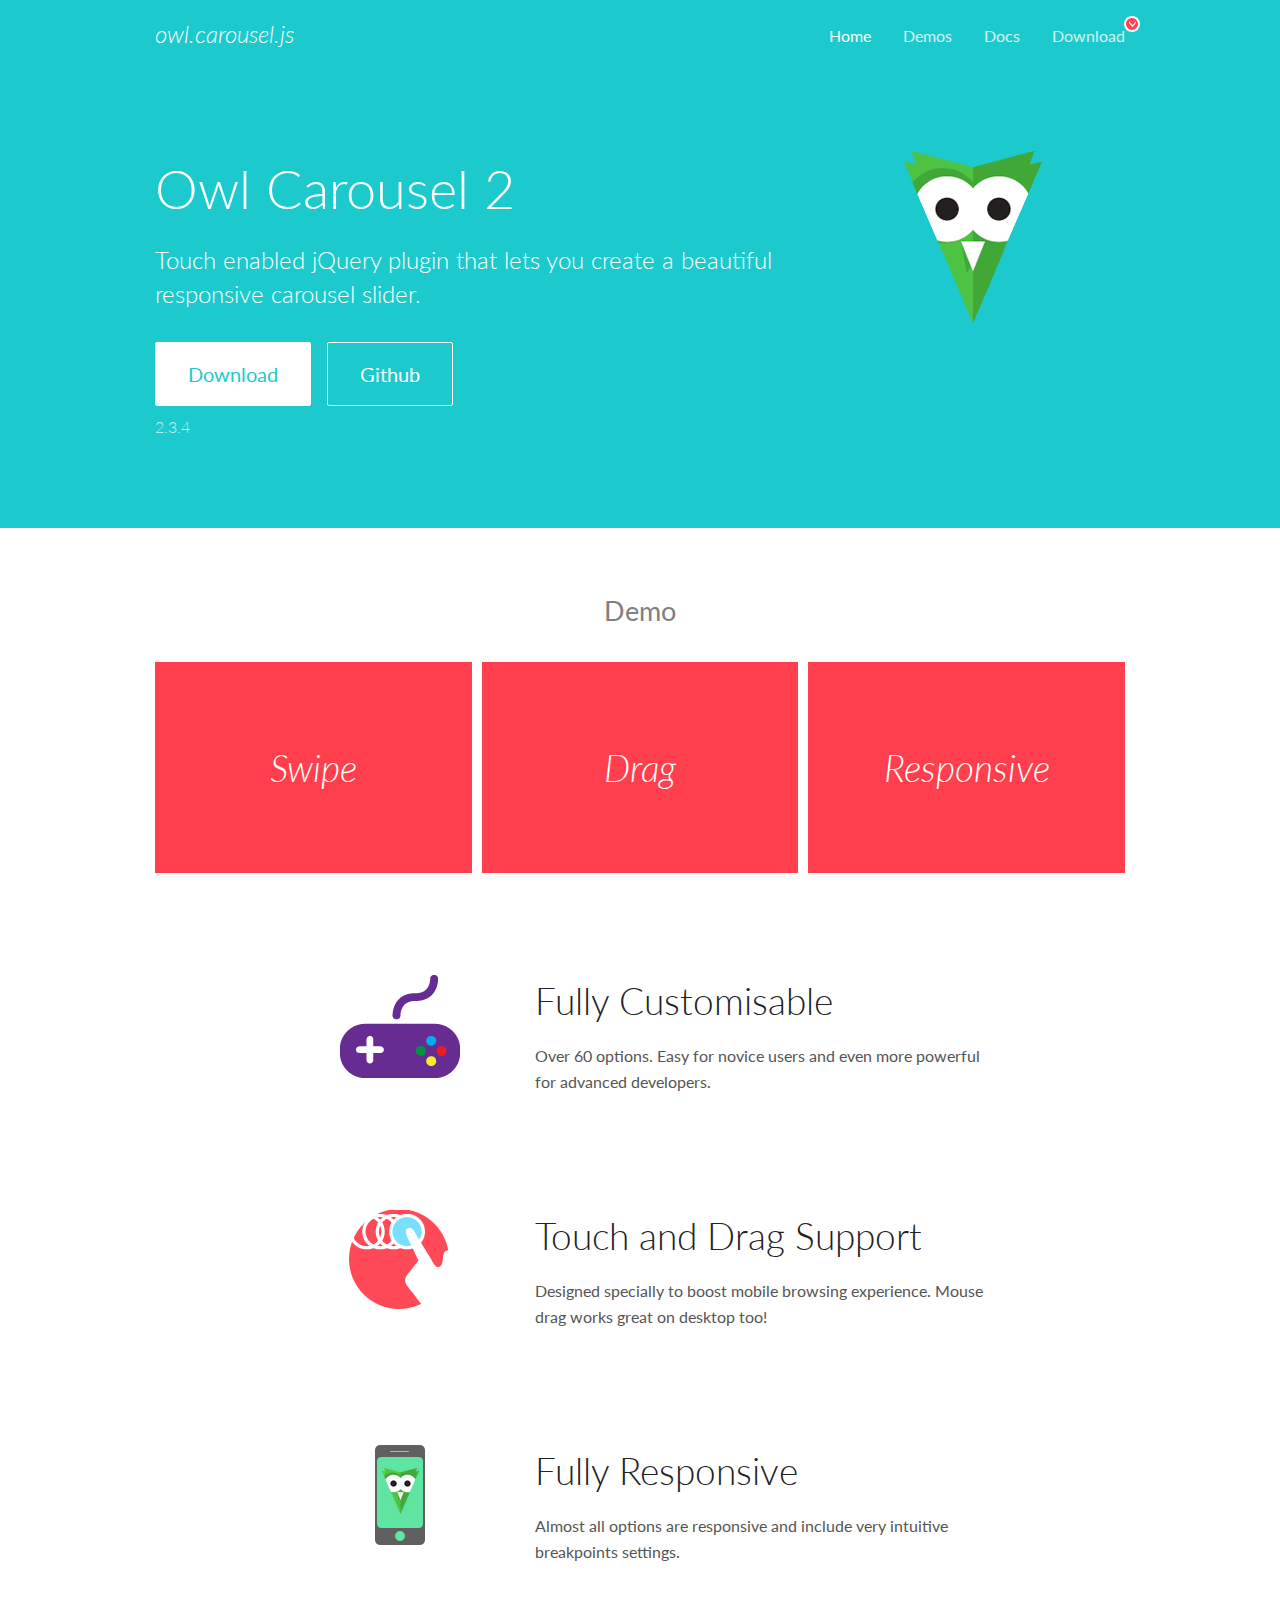
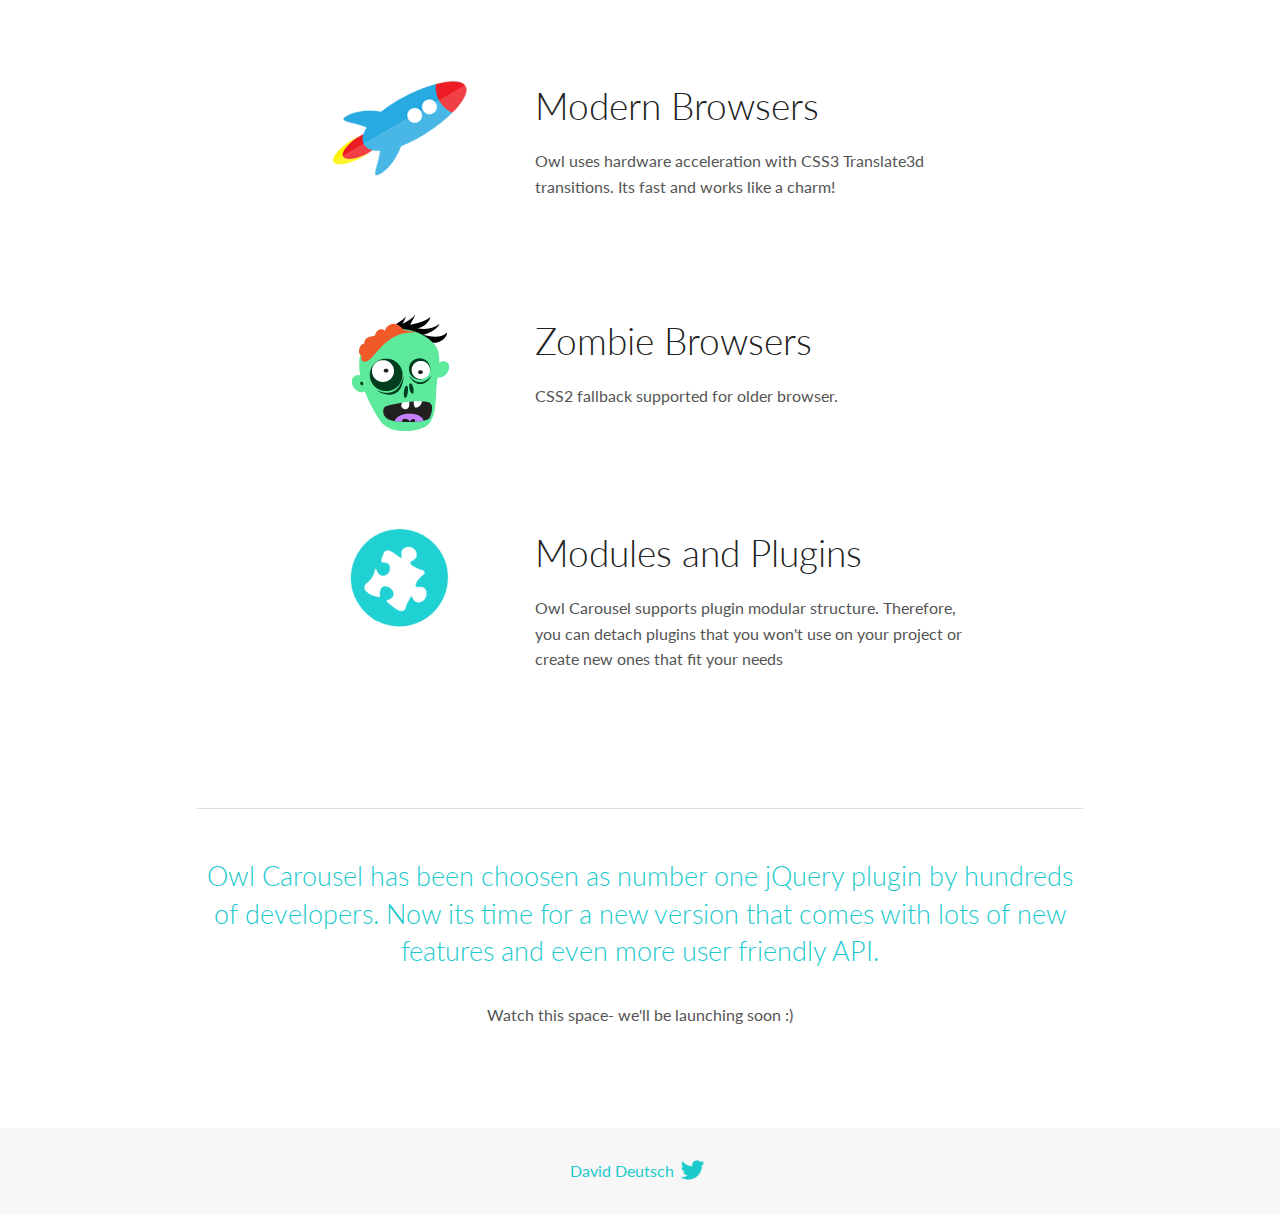
<file: OwlCarousel/docs/index.html>
<!DOCTYPE html>
<html lang="en">
  <head>

    <!-- head -->
    <meta charset="utf-8">
    <meta name="msapplication-tap-highlight" content="no" />
    <meta name="viewport" content="width=device-width, initial-scale=1.0" />
    <meta name="description" content="Touch enabled jQuery plugin that lets you create beautiful responsive carousel slider.">
    <meta name="author" content="David Deutsch">
    <title>
      Home | Owl Carousel | 2.3.4
    </title>

    <!-- Stylesheets -->
    <link href='https://fonts.googleapis.com/css?family=Lato:300,400,700,400italic,300italic' rel='stylesheet' type='text/css'>
    <link rel="stylesheet" href="assets/css/docs.theme.min.css">

    <!-- Owl Stylesheets -->
    <link rel="stylesheet" href="assets/owlcarousel/assets/owl.carousel.min.css">
    <link rel="stylesheet" href="assets/owlcarousel/assets/owl.theme.default.min.css">

    <!-- HTML5 shim and Respond.js IE8 support of HTML5 elements and media queries -->

    <!--[if lt IE 9]>
      <script src="https://oss.maxcdn.com/libs/html5shiv/3.7.0/html5shiv.js"></script>
      <script src="https://oss.maxcdn.com/libs/respond.js/1.3.0/respond.min.js"></script>
    <![endif]-->

    <!-- Favicons -->
    <link rel="apple-touch-icon-precomposed" sizes="144x144" href="assets/ico/apple-touch-icon-144-precomposed.png">
    <link rel="shortcut icon" href="assets/ico/favicon.png">
    <link rel="shortcut icon" href="favicon.ico">

    <!-- Yeah i know js should not be in header. Its required for demos.-->

    <!-- javascript -->
    <script src="assets/vendors/jquery.min.js"></script>
    <script src="assets/owlcarousel/owl.carousel.js"></script>
  </head>
  <body>

    <!-- header -->
    <header class="header">
      <div class="row">
        <div class="large-12 columns">
          <div class="brand left">
            <h3>
              <a href="/OwlCarousel2/">owl.carousel.js</a> 
            </h3>
          </div>
          <a id="toggle-nav" class="right">
            <span></span> <span></span> <span></span> 
          </a> 
          <div class="nav-bar">
            <ul class="clearfix">
              <li class="active">
                <a href="/OwlCarousel2/index.html">Home</a> 
              </li>
              <li> <a href="/OwlCarousel2/demos/demos.html">Demos</a>  </li>
              <li> <a href="/OwlCarousel2/docs/started-welcome.html">Docs</a>  </li>
              <li>
                <a href="https://github.com/OwlCarousel2/OwlCarousel2/archive/2.3.4.zip">Download</a> 
                <span class="download"></span> 
              </li>
            </ul>
          </div>
        </div>
      </div>
    </header>

    <!-- home panel -->
    <section id="hero">
      <div class="row">
        <div class="large-8 medium-8 columns">
          <h1>Owl Carousel 2</h1>
          <h4>Touch enabled jQuery plugin that lets you create a beautiful responsive carousel slider.</h4>
          <a href="https://github.com/OwlCarousel2/OwlCarousel2/archive/2.3.4.zip" class="hero-button">Download</a> 
          <a href="https://github.com/OwlCarousel2/OwlCarousel2" class="hero-button outline">Github</a> 
          <p>2.3.4</p>
        </div>
        <div class="large-4 medium-4 columns">
          <img class="owl-logo" src="assets/img/owl-logo.png" alt="mr. Owl">
        </div>
      </div>
    </section>

    <!-- body -->
    <div class="home-demo">
      <div class="row">
        <div class="large-12 columns">
          <h3>Demo</h3>
          <div class="owl-carousel">
            <div class="item">
              <h2>Swipe</h2>
            </div>
            <div class="item">
              <h2>Drag</h2>
            </div>
            <div class="item">
              <h2>Responsive</h2>
            </div>
            <div class="item">
              <h2>CSS3</h2>
            </div>
            <div class="item">
              <h2>Fast</h2>
            </div>
            <div class="item">
              <h2>Easy</h2>
            </div>
            <div class="item">
              <h2>Free</h2>
            </div>
            <div class="item">
              <h2>Upgradable</h2>
            </div>
            <div class="item">
              <h2>Tons of options</h2>
            </div>
            <div class="item">
              <h2>Infinity</h2>
            </div>
            <div class="item">
              <h2>Auto Width</h2>
            </div>
          </div>
        </div>
      </div>
    </div>
    <script>
      var owl = $('.owl-carousel');
      owl.owlCarousel({
        margin: 10,
        loop: true,
        responsive: {
          0: {
            items: 1
          },
          600: {
            items: 2
          },
          1000: {
            items: 3
          }
        }
      })
    </script>

    <!-- features -->
    <div id="features">
      <div class="row">
        <div class="small-12 medium-9 small-centered columns">
          <section class="row feature">
            <div class="medium-4 small-12 columns">
              <img src="assets/img/feature-options.png" alt="">
            </div>
            <div class="medium-8 small-12 columns">
              <h2>Fully Customisable</h2>
              <p>Over 60 options. Easy for novice users and even more powerful for advanced developers.</p>
            </div>
          </section>
          <section class="row feature">
            <div class="medium-4 small-12 columns">
              <img src="assets/img/feature-drag.png" alt="">
            </div>
            <div class="medium-8 small-12 columns">
              <h2>Touch and Drag Support</h2>
              <p>Designed specially to boost mobile browsing experience. Mouse drag works great on desktop too!</p>
            </div>
          </section>
          <section class="row feature">
            <div class="medium-4 small-12 columns">
              <img src="assets/img/feature-responsive.png" alt="">
            </div>
            <div class="medium-8 small-12 columns">
              <h2>Fully Responsive</h2>
              <p>Almost all options are responsive and include very intuitive breakpoints settings.</p>
            </div>
          </section>
          <section class="row feature">
            <div class="medium-4 small-12 columns">
              <img src="assets/img/feature-modern.png" alt="">
            </div>
            <div class="medium-8 small-12 columns">
              <h2>Modern Browsers</h2>
              <p>Owl uses hardware acceleration with CSS3 Translate3d transitions. Its fast and works like a charm! </p>
            </div>
          </section>
          <section class="row feature">
            <div class="medium-4 small-12 columns">
              <img src="assets/img/feature-zombie.png" alt="">
            </div>
            <div class="medium-8 small-12 columns">
              <h2>Zombie Browsers</h2>
              <p>CSS2 fallback supported for older browser.</p>
            </div>
          </section>
          <section class="row feature">
            <div class="medium-4 small-12 columns">
              <img src="assets/img/feature-module.png" alt="">
            </div>
            <div class="medium-8 small-12 columns">
              <h2>Modules and Plugins</h2>
              <p>Owl Carousel supports plugin modular structure. Therefore, you can detach plugins that you won&#x27;t use on your project or create new ones that fit your needs</p>
            </div>
          </section>
        </div>
      </div>
    </div>

    <!-- footer -->
    <section id="teaser-text">
      <div class="row">
        <div class="small-12 medium-11 small-centered columns">
          <hr>
          <h3 id="owl-carousel-has-been-choosen-as-number-one-jquery-plugin-by-hundreds-of-developers-now-its-time-for-a-new-version-that-comes-with-lots-of-new-features-and-even-more-user-friendly-api-">Owl Carousel has been choosen as number one jQuery plugin by hundreds of developers. Now its time for a new version that comes with lots of new features and even more user friendly API.</h3>
          <p>Watch this space- we&#39;ll be launching soon :)</p>
        </div>
      </div>
    </section>

    <!-- footer -->
    <footer class="footer">
      <div class="row">
        <div class="large-12 columns">
          <h5>
            <a href="/OwlCarousel2/docs/support-contact.html">David Deutsch</a> 
            <a id="custom-tweet-button" href="https://twitter.com/share?url=https://github.com/OwlCarousel2/OwlCarousel2&text=Owl Carousel - This is so awesome! " target="_blank"></a> 
          </h5>
        </div>
      </div>
    </footer>

    <!-- vendors -->
    <script src="assets/vendors/highlight.js"></script>
    <script src="assets/js/app.js"></script>
  </body>
</html>
</file>
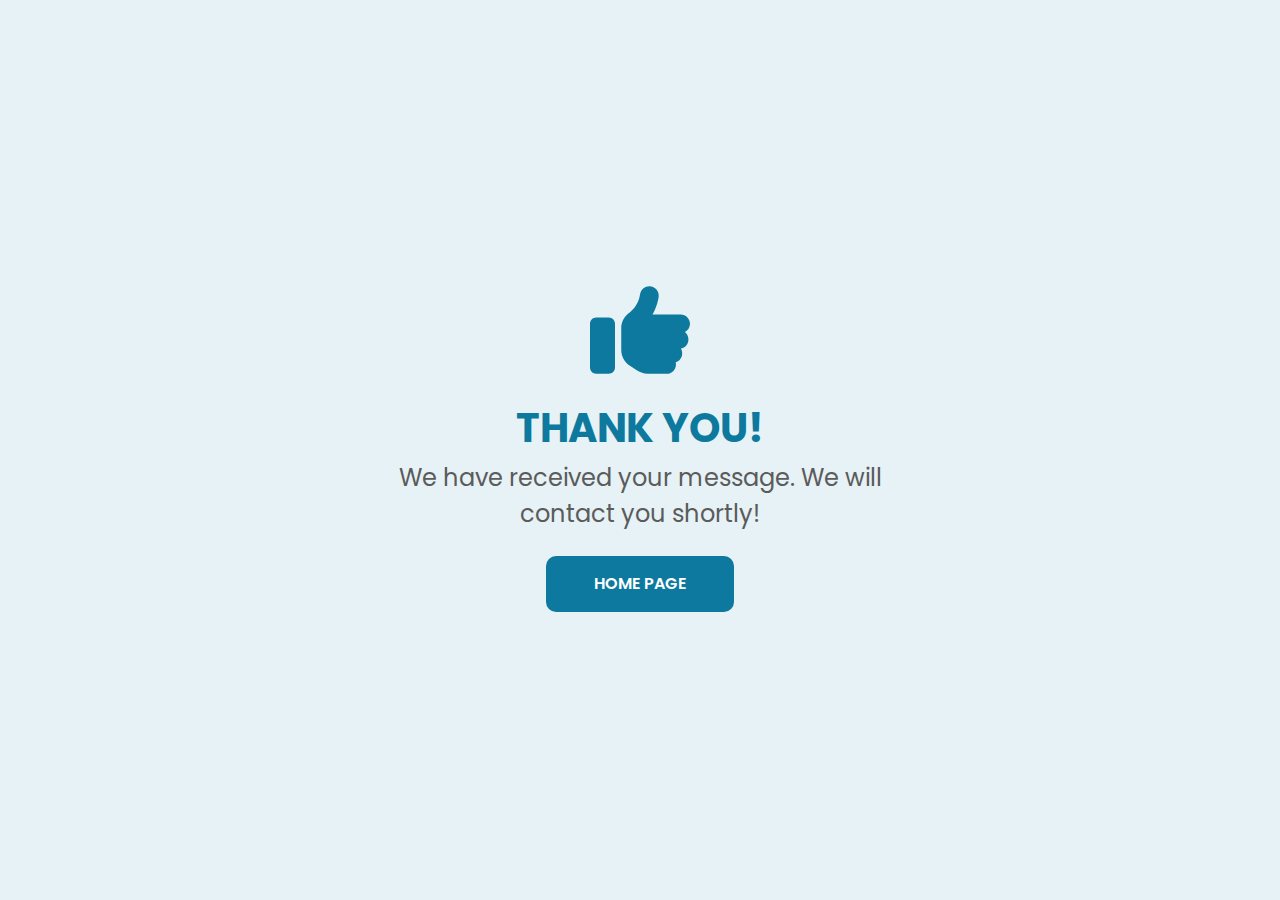
<file: thanks.html>
<!DOCTYPE html>
<html lang="en">

<head>
    <meta charset="UTF-8">
    <meta http-equiv="X-UA-Compatible" content="IE=edge">
    <meta name="viewport" content="width=device-width, initial-scale=1.0">
    <title>Spiral Tech</title>
    <!-- link bootstrape css  -->
    <link rel="stylesheet" href="css/bootstrap.min.css">
    <!-- link font-awsome css file  -->
    <link rel="stylesheet" href="css/all.css">
    <!-- link animate css file  -->
    <link rel="stylesheet" href="css/animate.min.css">
    <!-- link aos css file  -->
    <link rel="stylesheet" href="css/aos.css">
    <!-- Owl Carousel css file-->
    <link rel="stylesheet" href="./OwlCarousel/dist/assets/owl.carousel.min.css">
    <link rel="stylesheet" href="./OwlCarousel/dist/assets/owl.theme.default.min.css">
    <!-- custom css file -->
    <link rel="stylesheet" href="css/style.css">
    <!-- link favicon  -->
    <link rel="shortcut icon" href="./logos/favicon_green.svg" type="image/x-icon">
</head>

<body>

    <div class="bg-cyan" style="width: 100%; height: 100vh; position: relative;">
        <div class="thank-you" style="width: 500px; height: auto; display: flex; flex-direction: column; justify-content: center; align-items: center; position: absolute; top: 50%; left: 50%; transform: translate(-50%, -50%); z-index: 10;">
            <img src="./images/thumbs-up-solid.svg" style="width: 100px; height: 100px;" class="mb-4" alt="">
            <h1 class="poppins-bold font-40px text-light-blue text-center">THANK YOU!</h1>
            <p class="poppins-regular font-24px text-black text-center">We have received your message. We will contact you shortly!</p>
            <a href="./index.html">
                <button class="btn-type-2 text-white px-5 py-3 my-2">HOME PAGE</button>
            </a>
        </div>
    </div>




    <!-- CUSTOM JS FILE -->
    <script src="./js/index.js"></script>
    <!-- link jqurey file  -->
    <script src="js/jquery-3.5.1.min.js"></script>
    <!-- link bootstrape file  -->
    <script src="js/bootstrap.min.js"></script>
    <!-- link aos js file  -->
    <script src="js/aos.js"></script>
    <!-- link all js file  -->
    <script src="js/all.js"></script>
    <!-- link waypoint file  -->
    <script src="js/waypoint.js"></script>
    <!-- owl carousel js file -->
    <script src="./OwlCarousel/dist/owl.carousel.min.js"></script>


</body>

</html>
</file>
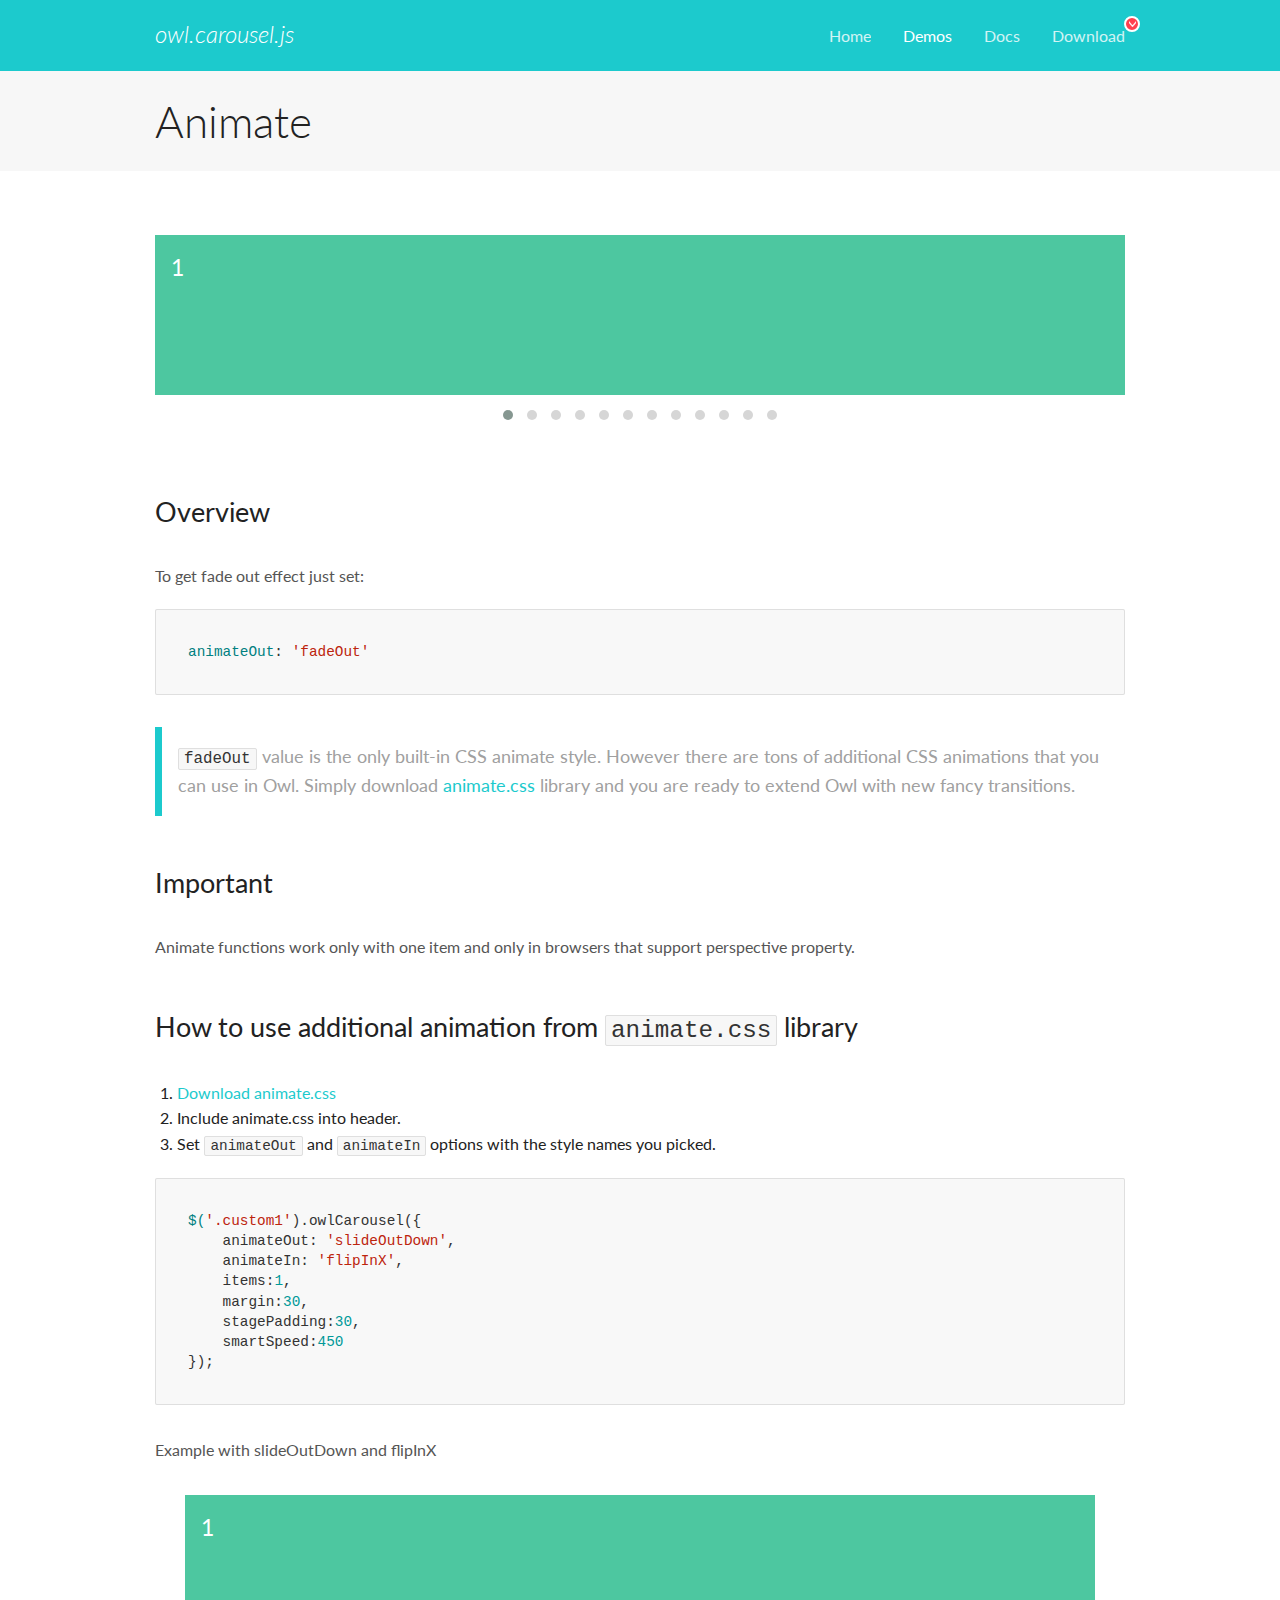
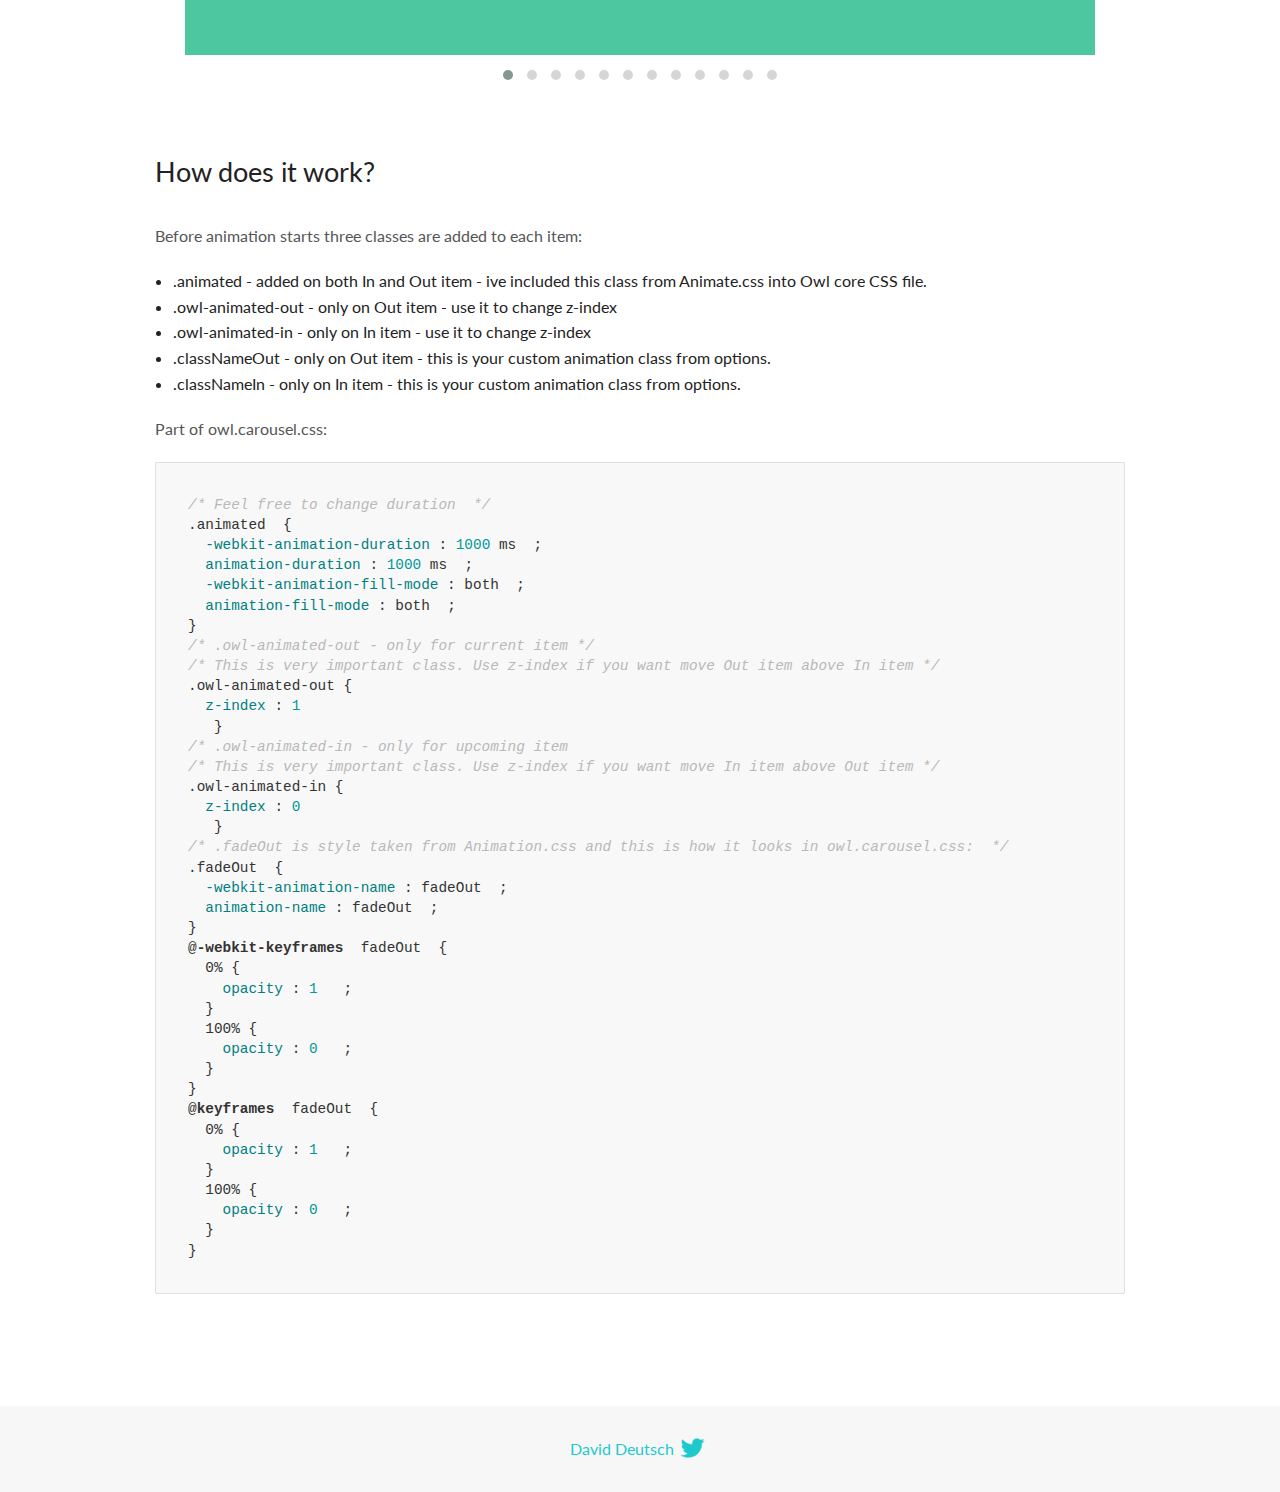
<file: OwlCarousel/docs/demos/animate.html>
<!DOCTYPE html>
<html lang="en">
  <head>

    <!-- head -->
    <meta charset="utf-8">
    <meta name="msapplication-tap-highlight" content="no" />
    <meta name="viewport" content="width=device-width, initial-scale=1.0" />
    <meta name="description" content="Animate carousel">
    <meta name="author" content="David Deutsch">
    <title>
      Animate Demo | Owl Carousel | 2.3.4
    </title>

    <!-- Stylesheets -->
    <link href='https://fonts.googleapis.com/css?family=Lato:300,400,700,400italic,300italic' rel='stylesheet' type='text/css'>
    <link rel="stylesheet" href="../assets/css/docs.theme.min.css">

    <!-- Owl Stylesheets -->
    <link rel="stylesheet" href="../assets/owlcarousel/assets/owl.carousel.min.css">
    <link rel="stylesheet" href="../assets/owlcarousel/assets/owl.theme.default.min.css">

    <!-- HTML5 shim and Respond.js IE8 support of HTML5 elements and media queries -->

    <!--[if lt IE 9]>
      <script src="https://oss.maxcdn.com/libs/html5shiv/3.7.0/html5shiv.js"></script>
      <script src="https://oss.maxcdn.com/libs/respond.js/1.3.0/respond.min.js"></script>
    <![endif]-->

    <!-- Favicons -->
    <link rel="apple-touch-icon-precomposed" sizes="144x144" href="../assets/ico/apple-touch-icon-144-precomposed.png">
    <link rel="shortcut icon" href="../assets/ico/favicon.png">
    <link rel="shortcut icon" href="favicon.ico">

    <!-- Yeah i know js should not be in header. Its required for demos.-->

    <!-- javascript -->
    <script src="../assets/vendors/jquery.min.js"></script>
    <script src="../assets/owlcarousel/owl.carousel.js"></script>
  </head>
  <body>

    <!-- header -->
    <header class="header">
      <div class="row">
        <div class="large-12 columns">
          <div class="brand left">
            <h3>
              <a href="/OwlCarousel2/">owl.carousel.js</a> 
            </h3>
          </div>
          <a id="toggle-nav" class="right">
            <span></span> <span></span> <span></span> 
          </a> 
          <div class="nav-bar">
            <ul class="clearfix">
              <li> <a href="/OwlCarousel2/index.html">Home</a>  </li>
              <li class="active">
                <a href="/OwlCarousel2/demos/demos.html">Demos</a> 
              </li>
              <li> <a href="/OwlCarousel2/docs/started-welcome.html">Docs</a>  </li>
              <li>
                <a href="https://github.com/OwlCarousel2/OwlCarousel2/archive/2.3.4.zip">Download</a> 
                <span class="download"></span> 
              </li>
            </ul>
          </div>
        </div>
      </div>
    </header>

    <!-- title -->
    <section class="title">
      <div class="row">
        <div class="large-12 columns">
          <h1>Animate</h1>
        </div>
      </div>
    </section>

    <!--  Demos -->
    <section id="demos">
      <div class="row">
        <div class="large-12 columns">
          <div class="fadeOut owl-carousel owl-theme">
            <div class="item">
              <h4>1</h4>
            </div>
            <div class="item">
              <h4>2</h4>
            </div>
            <div class="item">
              <h4>3</h4>
            </div>
            <div class="item">
              <h4>4</h4>
            </div>
            <div class="item">
              <h4>5</h4>
            </div>
            <div class="item">
              <h4>6</h4>
            </div>
            <div class="item">
              <h4>7</h4>
            </div>
            <div class="item">
              <h4>8</h4>
            </div>
            <div class="item">
              <h4>9</h4>
            </div>
            <div class="item">
              <h4>10</h4>
            </div>
            <div class="item">
              <h4>11</h4>
            </div>
            <div class="item">
              <h4>12</h4>
            </div>
          </div>
          <h3 id="overview">Overview</h3>
          <p>To get fade out effect just set:</p>
          <pre><code>animateOut: &#39;fadeOut&#39;</code></pre>
          <blockquote>
            <p><code>fadeOut</code> value is the only built-in CSS animate style. However there are tons of additional CSS animations that you can use in Owl. Simply download
              <a href="https://daneden.github.io/animate.css/">animate.css</a>  library and you are ready to extend Owl with new fancy transitions.</p>
          </blockquote>
          <h3 id="important">Important</h3>
          <p>Animate functions work only with one item and only in browsers that support perspective property.</p>
          <h3 id="how-to-use-additional-animation-from-animate-css-library">How to use additional animation from <code>animate.css</code> library</h3>
          <ol>
            <li> <a href="https://daneden.github.io/animate.css/">Download animate.css</a>  </li>
            <li>Include animate.css into header.</li>
            <li>Set <code>animateOut</code> and <code>animateIn</code> options with the style names you picked.</li>
          </ol>
          <pre><code>$(&#39;.custom1&#39;).owlCarousel({
    animateOut: &#39;slideOutDown&#39;,
    animateIn: &#39;flipInX&#39;,
    items:1,
    margin:30,
    stagePadding:30,
    smartSpeed:450
});</code></pre>
          <p>Example with slideOutDown and flipInX</p>
          <div class="custom1 owl-carousel owl-theme">
            <div class="item">
              <h4>1</h4>
            </div>
            <div class="item">
              <h4>2</h4>
            </div>
            <div class="item">
              <h4>3</h4>
            </div>
            <div class="item">
              <h4>4</h4>
            </div>
            <div class="item">
              <h4>5</h4>
            </div>
            <div class="item">
              <h4>6</h4>
            </div>
            <div class="item">
              <h4>7</h4>
            </div>
            <div class="item">
              <h4>8</h4>
            </div>
            <div class="item">
              <h4>9</h4>
            </div>
            <div class="item">
              <h4>10</h4>
            </div>
            <div class="item">
              <h4>11</h4>
            </div>
            <div class="item">
              <h4>12</h4>
            </div>
          </div>
          <h3 id="how-does-it-work-">How does it work?</h3>
          <p>Before animation starts three classes are added to each item:</p>
          <ul>
            <li>.animated - added on both In and Out item - ive included this class from Animate.css into Owl core CSS file.</li>
            <li>.owl-animated-out - only on Out item - use it to change z-index</li>
            <li>.owl-animated-in - only on In item - use it to change z-index</li>
            <li>.classNameOut - only on Out item - this is your custom animation class from options.</li>
            <li>.classNameIn - only on In item - this is your custom animation class from options.</li>
          </ul>
          <p>Part of owl.carousel.css:</p>
          <pre><code class="language-css"><span class="comment">/* Feel free to change duration  */</span> 
<span class="class">.animated</span>  <span class="rules">{
  <span class="rule"><span class="attribute">-webkit-animation-duration</span> :<span class="value"> <span class="number">1000</span> ms</span> </span> ;
  <span class="rule"><span class="attribute">animation-duration</span> :<span class="value"> <span class="number">1000</span> ms</span> </span> ;
  <span class="rule"><span class="attribute">-webkit-animation-fill-mode</span> :<span class="value"> both</span> </span> ;
  <span class="rule"><span class="attribute">animation-fill-mode</span> :<span class="value"> both</span> </span> ;
<span class="rule">}</span> </span> 
<span class="comment">/* .owl-animated-out - only for current item */</span> 
<span class="comment">/* This is very important class. Use z-index if you want move Out item above In item */</span> 
<span class="class">.owl-animated-out</span> <span class="rules">{
  <span class="rule"><span class="attribute">z-index</span> :<span class="value"> <span class="number">1</span> 
</span> </span> </span> }
<span class="comment">/* .owl-animated-in - only for upcoming item
/* This is very important class. Use z-index if you want move In item above Out item */</span> 
<span class="class">.owl-animated-in</span> <span class="rules">{
  <span class="rule"><span class="attribute">z-index</span> :<span class="value"> <span class="number">0</span> 
</span> </span> </span> }
<span class="comment">/* .fadeOut is style taken from Animation.css and this is how it looks in owl.carousel.css:  */</span> 
<span class="class">.fadeOut</span>  <span class="rules">{
  <span class="rule"><span class="attribute">-webkit-animation-name</span> :<span class="value"> fadeOut</span> </span> ;
  <span class="rule"><span class="attribute">animation-name</span> :<span class="value"> fadeOut</span> </span> ;
<span class="rule">}</span> </span> 
<span class="at_rule">@<span class="keyword">-webkit-keyframes</span>  fadeOut </span> {
  0% <span class="rules">{
    <span class="rule"><span class="attribute">opacity</span> :<span class="value"> <span class="number">1</span> </span> </span> ;
  <span class="rule">}</span> </span> 
  100% <span class="rules">{
    <span class="rule"><span class="attribute">opacity</span> :<span class="value"> <span class="number">0</span> </span> </span> ;
  <span class="rule">}</span> </span> 
}
<span class="at_rule">@<span class="keyword">keyframes</span>  fadeOut </span> {
  0% <span class="rules">{
    <span class="rule"><span class="attribute">opacity</span> :<span class="value"> <span class="number">1</span> </span> </span> ;
  <span class="rule">}</span> </span> 
  100% <span class="rules">{
    <span class="rule"><span class="attribute">opacity</span> :<span class="value"> <span class="number">0</span> </span> </span> ;
  <span class="rule">}</span> </span> 
}</code></pre>
          <link rel="stylesheet" href="../assets/css/animate.css">
          <script>
            jQuery(document).ready(function($) {
              $('.fadeOut').owlCarousel({
                items: 1,
                animateOut: 'fadeOut',
                loop: true,
                margin: 10,
              });
              $('.custom1').owlCarousel({
                animateOut: 'slideOutDown',
                animateIn: 'flipInX',
                items: 1,
                margin: 30,
                stagePadding: 30,
                smartSpeed: 450
              });
            });
          </script>
        </div>
      </div>
    </section>

    <!-- footer -->
    <footer class="footer">
      <div class="row">
        <div class="large-12 columns">
          <h5>
            <a href="/OwlCarousel2/docs/support-contact.html">David Deutsch</a> 
            <a id="custom-tweet-button" href="https://twitter.com/share?url=https://github.com/OwlCarousel2/OwlCarousel2&text=Owl Carousel - This is so awesome! " target="_blank"></a> 
          </h5>
        </div>
      </div>
    </footer>

    <!-- vendors -->
    <script src="../assets/vendors/highlight.js"></script>
    <script src="../assets/js/app.js"></script>
  </body>
</html>
</file>
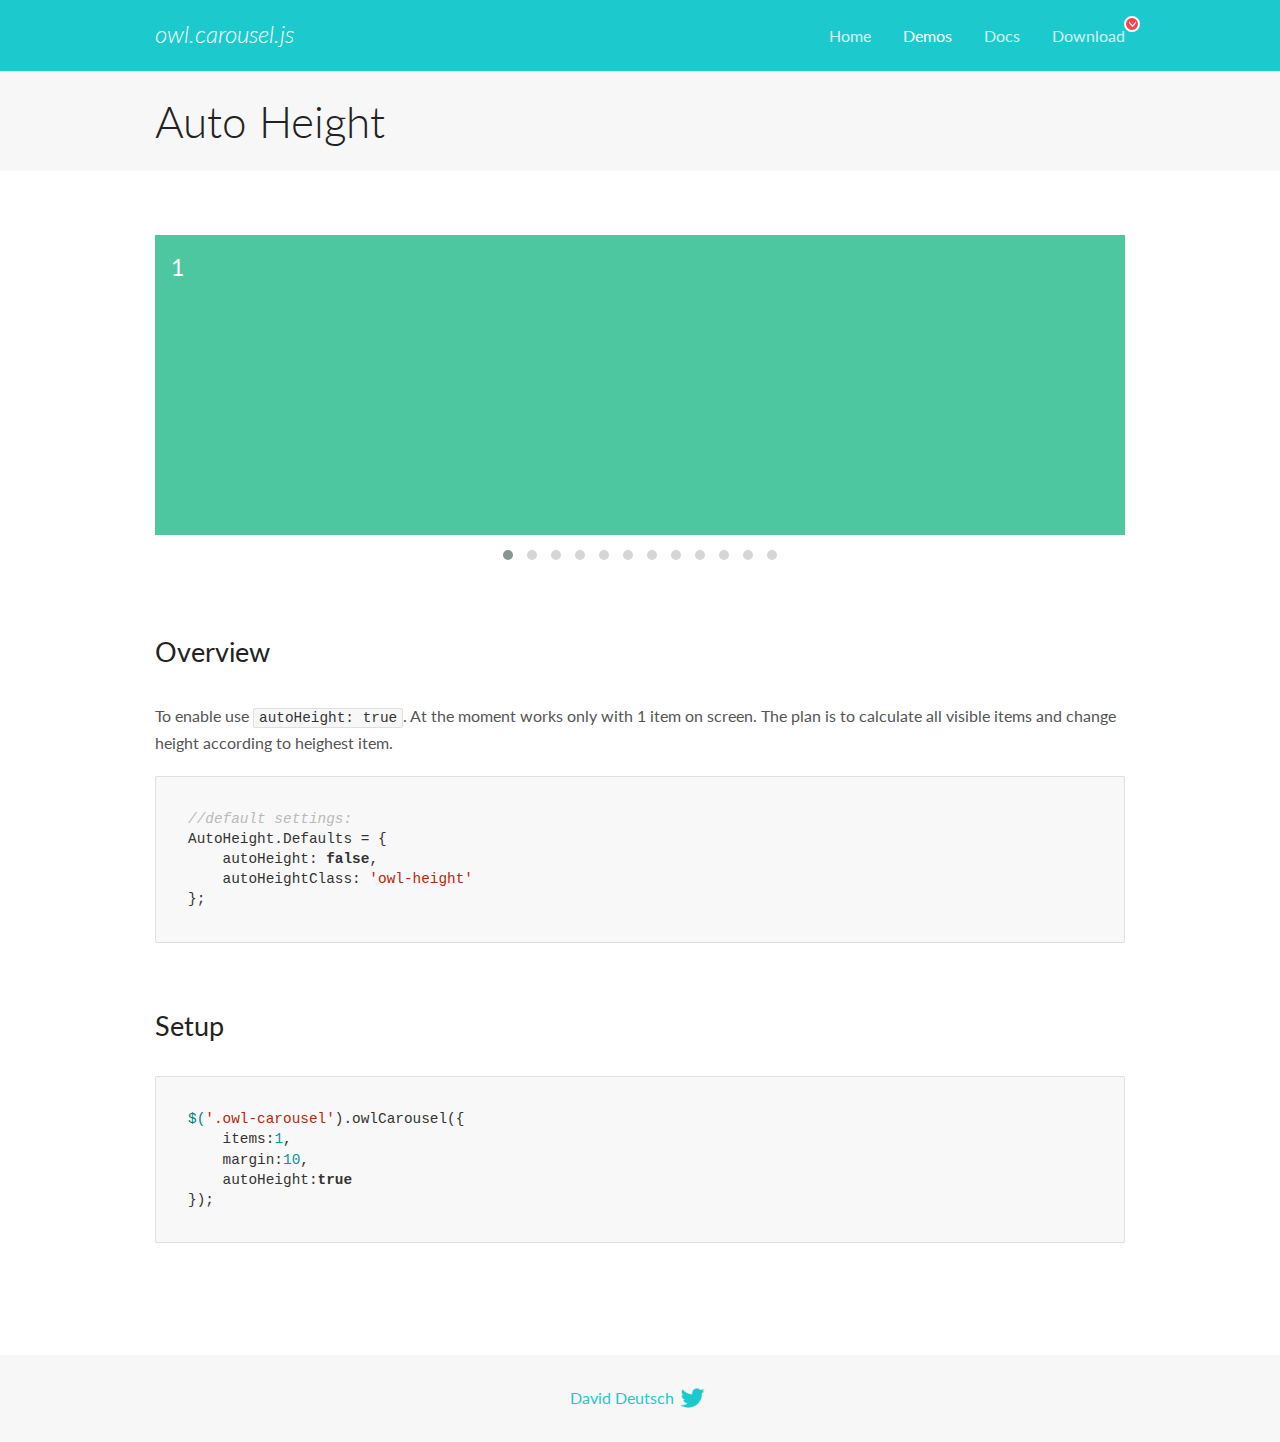
<file: OwlCarousel/docs/demos/autoheight.html>
<!DOCTYPE html>
<html lang="en">
  <head>

    <!-- head -->
    <meta charset="utf-8">
    <meta name="msapplication-tap-highlight" content="no" />
    <meta name="viewport" content="width=device-width, initial-scale=1.0" />
    <meta name="description" content="autoHeight usage demo">
    <meta name="author" content="David Deutsch">
    <title>
      Auto Height Demo | Owl Carousel | 2.3.4
    </title>

    <!-- Stylesheets -->
    <link href='https://fonts.googleapis.com/css?family=Lato:300,400,700,400italic,300italic' rel='stylesheet' type='text/css'>
    <link rel="stylesheet" href="../assets/css/docs.theme.min.css">

    <!-- Owl Stylesheets -->
    <link rel="stylesheet" href="../assets/owlcarousel/assets/owl.carousel.min.css">
    <link rel="stylesheet" href="../assets/owlcarousel/assets/owl.theme.default.min.css">

    <!-- HTML5 shim and Respond.js IE8 support of HTML5 elements and media queries -->

    <!--[if lt IE 9]>
      <script src="https://oss.maxcdn.com/libs/html5shiv/3.7.0/html5shiv.js"></script>
      <script src="https://oss.maxcdn.com/libs/respond.js/1.3.0/respond.min.js"></script>
    <![endif]-->

    <!-- Favicons -->
    <link rel="apple-touch-icon-precomposed" sizes="144x144" href="../assets/ico/apple-touch-icon-144-precomposed.png">
    <link rel="shortcut icon" href="../assets/ico/favicon.png">
    <link rel="shortcut icon" href="favicon.ico">

    <!-- Yeah i know js should not be in header. Its required for demos.-->

    <!-- javascript -->
    <script src="../assets/vendors/jquery.min.js"></script>
    <script src="../assets/owlcarousel/owl.carousel.js"></script>
  </head>
  <body>

    <!-- header -->
    <header class="header">
      <div class="row">
        <div class="large-12 columns">
          <div class="brand left">
            <h3>
              <a href="/OwlCarousel2/">owl.carousel.js</a> 
            </h3>
          </div>
          <a id="toggle-nav" class="right">
            <span></span> <span></span> <span></span> 
          </a> 
          <div class="nav-bar">
            <ul class="clearfix">
              <li> <a href="/OwlCarousel2/index.html">Home</a>  </li>
              <li class="active">
                <a href="/OwlCarousel2/demos/demos.html">Demos</a> 
              </li>
              <li> <a href="/OwlCarousel2/docs/started-welcome.html">Docs</a>  </li>
              <li>
                <a href="https://github.com/OwlCarousel2/OwlCarousel2/archive/2.3.4.zip">Download</a> 
                <span class="download"></span> 
              </li>
            </ul>
          </div>
        </div>
      </div>
    </header>

    <!-- title -->
    <section class="title">
      <div class="row">
        <div class="large-12 columns">
          <h1>Auto Height</h1>
        </div>
      </div>
    </section>

    <!--  Demos -->
    <section id="demos">
      <div class="row">
        <div class="large-12 columns">
          <div class="owl-carousel owl-theme">
            <div class="item" style="height:300px">
              <h4>1</h4>
            </div>
            <div class="item" style="height:100px">
              <h4>2</h4>
            </div>
            <div class="item" style="height:500px">
              <h4>3</h4>
            </div>
            <div class="item" style="height:250px">
              <h4>4</h4>
            </div>
            <div class="item" style="height:400px">
              <h4>5</h4>
            </div>
            <div class="item" style="height:500px">
              <h4>6</h4>
            </div>
            <div class="item" style="height:600px">
              <h4>7</h4>
            </div>
            <div class="item" style="height:400px">
              <h4>8</h4>
            </div>
            <div class="item" style="height:300px">
              <h4>9</h4>
            </div>
            <div class="item" style="height:350px">
              <h4>10</h4>
            </div>
            <div class="item" style="height:200px">
              <h4>11</h4>
            </div>
            <div class="item" style="height:150px">
              <h4>12</h4>
            </div>
          </div>
          <h3 id="overview">Overview</h3>
          <p>To enable use <code>autoHeight: true</code>. At the moment works only with 1 item on screen. The plan is to calculate all visible items and change height according to heighest item.</p>
          <pre><code>//default settings:
AutoHeight.Defaults = {
    autoHeight: false,
    autoHeightClass: &#39;owl-height&#39;
};</code></pre>
          <h3 id="setup">Setup</h3>
          <pre><code>$(&#39;.owl-carousel&#39;).owlCarousel({
    items:1,
    margin:10,
    autoHeight:true
});</code></pre>
          <script>
            $(document).ready(function() {
              $('.owl-carousel').owlCarousel({
                items: 1,
                margin: 10,
                autoHeight: true
              });
            })
          </script>
        </div>
      </div>
    </section>

    <!-- footer -->
    <footer class="footer">
      <div class="row">
        <div class="large-12 columns">
          <h5>
            <a href="/OwlCarousel2/docs/support-contact.html">David Deutsch</a> 
            <a id="custom-tweet-button" href="https://twitter.com/share?url=https://github.com/OwlCarousel2/OwlCarousel2&text=Owl Carousel - This is so awesome! " target="_blank"></a> 
          </h5>
        </div>
      </div>
    </footer>

    <!-- vendors -->
    <script src="../assets/vendors/highlight.js"></script>
    <script src="../assets/js/app.js"></script>
  </body>
</html>
</file>
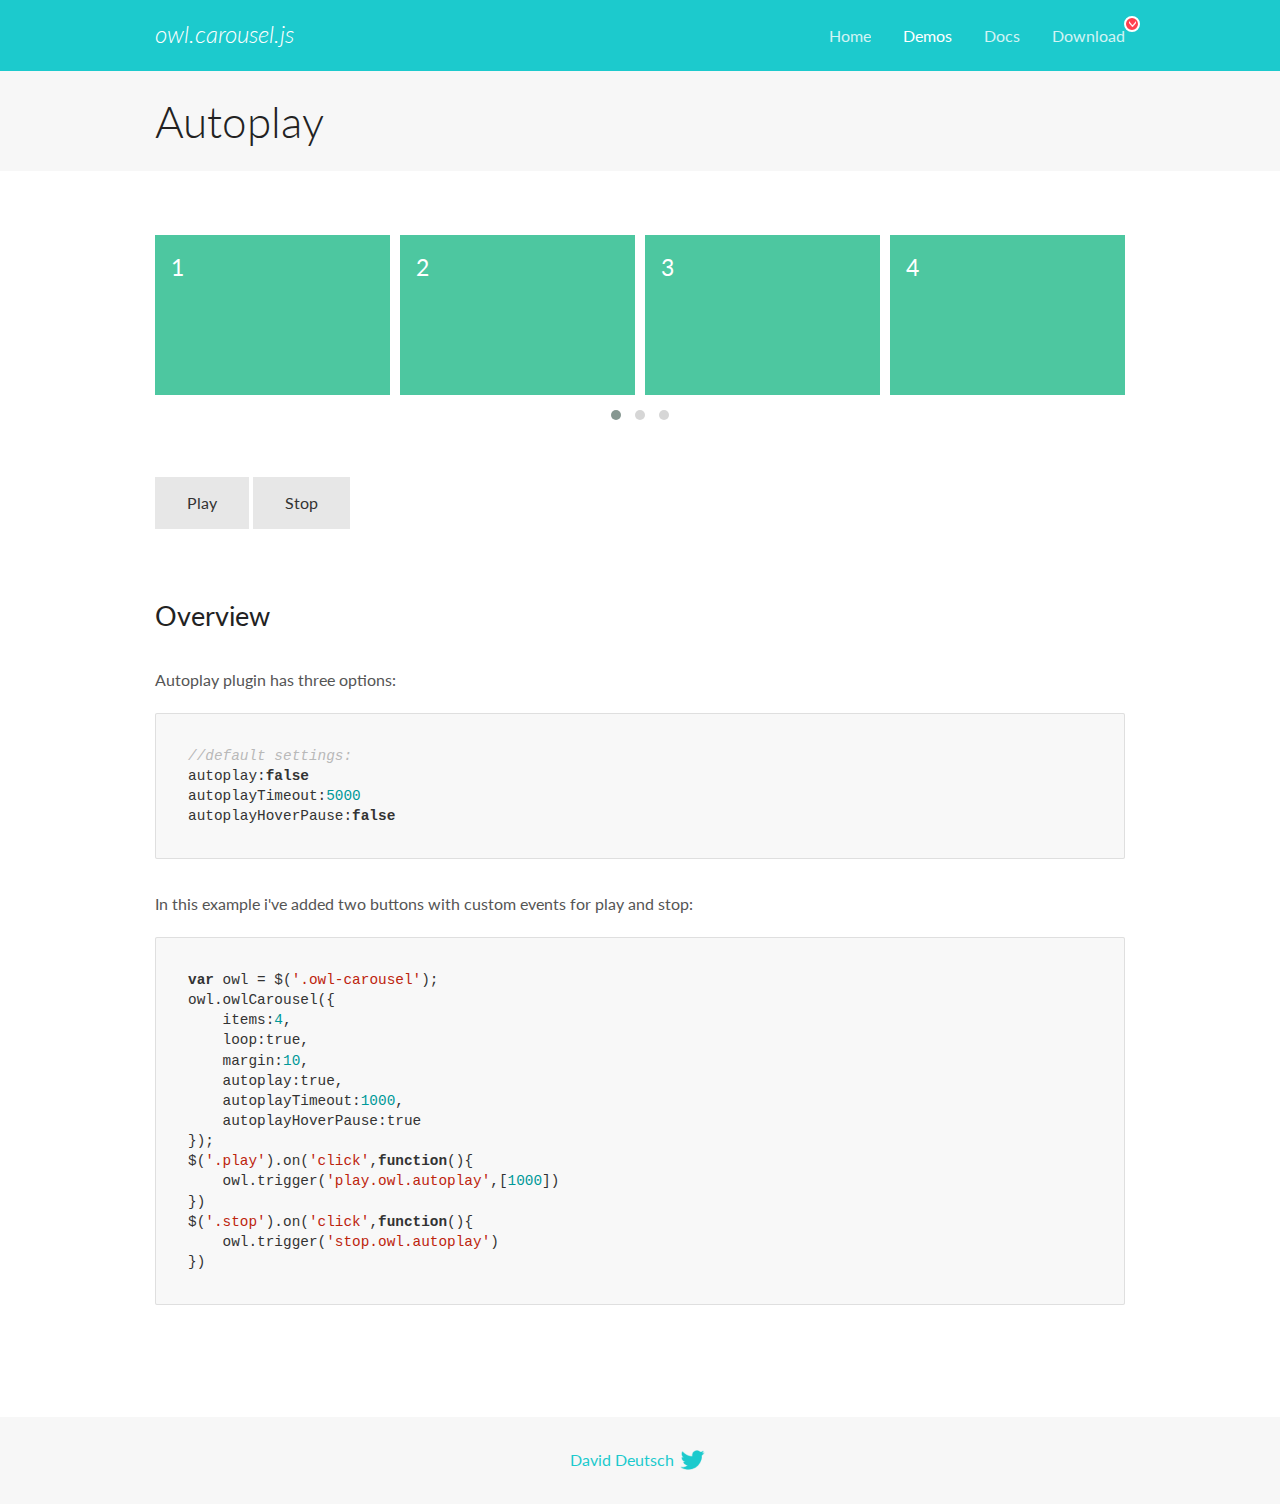
<file: OwlCarousel/docs/demos/autoplay.html>
<!DOCTYPE html>
<html lang="en">
  <head>

    <!-- head -->
    <meta charset="utf-8">
    <meta name="msapplication-tap-highlight" content="no" />
    <meta name="viewport" content="width=device-width, initial-scale=1.0" />
    <meta name="description" content="Autoplay usage demo">
    <meta name="author" content="David Deutsch">
    <title>
      Autoplay Demo | Owl Carousel | 2.3.4
    </title>

    <!-- Stylesheets -->
    <link href='https://fonts.googleapis.com/css?family=Lato:300,400,700,400italic,300italic' rel='stylesheet' type='text/css'>
    <link rel="stylesheet" href="../assets/css/docs.theme.min.css">

    <!-- Owl Stylesheets -->
    <link rel="stylesheet" href="../assets/owlcarousel/assets/owl.carousel.min.css">
    <link rel="stylesheet" href="../assets/owlcarousel/assets/owl.theme.default.min.css">

    <!-- HTML5 shim and Respond.js IE8 support of HTML5 elements and media queries -->

    <!--[if lt IE 9]>
      <script src="https://oss.maxcdn.com/libs/html5shiv/3.7.0/html5shiv.js"></script>
      <script src="https://oss.maxcdn.com/libs/respond.js/1.3.0/respond.min.js"></script>
    <![endif]-->

    <!-- Favicons -->
    <link rel="apple-touch-icon-precomposed" sizes="144x144" href="../assets/ico/apple-touch-icon-144-precomposed.png">
    <link rel="shortcut icon" href="../assets/ico/favicon.png">
    <link rel="shortcut icon" href="favicon.ico">

    <!-- Yeah i know js should not be in header. Its required for demos.-->

    <!-- javascript -->
    <script src="../assets/vendors/jquery.min.js"></script>
    <script src="../assets/owlcarousel/owl.carousel.js"></script>
  </head>
  <body>

    <!-- header -->
    <header class="header">
      <div class="row">
        <div class="large-12 columns">
          <div class="brand left">
            <h3>
              <a href="/OwlCarousel2/">owl.carousel.js</a> 
            </h3>
          </div>
          <a id="toggle-nav" class="right">
            <span></span> <span></span> <span></span> 
          </a> 
          <div class="nav-bar">
            <ul class="clearfix">
              <li> <a href="/OwlCarousel2/index.html">Home</a>  </li>
              <li class="active">
                <a href="/OwlCarousel2/demos/demos.html">Demos</a> 
              </li>
              <li> <a href="/OwlCarousel2/docs/started-welcome.html">Docs</a>  </li>
              <li>
                <a href="https://github.com/OwlCarousel2/OwlCarousel2/archive/2.3.4.zip">Download</a> 
                <span class="download"></span> 
              </li>
            </ul>
          </div>
        </div>
      </div>
    </header>

    <!-- title -->
    <section class="title">
      <div class="row">
        <div class="large-12 columns">
          <h1>Autoplay</h1>
        </div>
      </div>
    </section>

    <!--  Demos -->
    <section id="demos">
      <div class="row">
        <div class="large-12 columns">
          <div class="owl-carousel owl-theme">
            <div class="item">
              <h4>1</h4>
            </div>
            <div class="item">
              <h4>2</h4>
            </div>
            <div class="item">
              <h4>3</h4>
            </div>
            <div class="item">
              <h4>4</h4>
            </div>
            <div class="item">
              <h4>5</h4>
            </div>
            <div class="item">
              <h4>6</h4>
            </div>
            <div class="item">
              <h4>7</h4>
            </div>
            <div class="item">
              <h4>8</h4>
            </div>
            <div class="item">
              <h4>9</h4>
            </div>
            <div class="item">
              <h4>10</h4>
            </div>
            <div class="item">
              <h4>11</h4>
            </div>
            <div class="item">
              <h4>12</h4>
            </div>
          </div>
          <a class="button secondary play">Play</a> 
          <a class="button secondary stop">Stop</a> 
          <h3 id="overview">Overview</h3>
          <p>Autoplay plugin has three options:</p>
          <pre><code>//default settings:
autoplay:false
autoplayTimeout:5000
autoplayHoverPause:false</code></pre>
          <p>In this example i&#39;ve added two buttons with custom events for play and stop:</p>
          <pre><code>var owl = $(&#39;.owl-carousel&#39;);
owl.owlCarousel({
    items:4,
    loop:true,
    margin:10,
    autoplay:true,
    autoplayTimeout:1000,
    autoplayHoverPause:true
});
$(&#39;.play&#39;).on(&#39;click&#39;,function(){
    owl.trigger(&#39;play.owl.autoplay&#39;,[1000])
})
$(&#39;.stop&#39;).on(&#39;click&#39;,function(){
    owl.trigger(&#39;stop.owl.autoplay&#39;)
})</code></pre>
          <script>
            $(document).ready(function() {
              var owl = $('.owl-carousel');
              owl.owlCarousel({
                items: 4,
                loop: true,
                margin: 10,
                autoplay: true,
                autoplayTimeout: 1000,
                autoplayHoverPause: true
              });
              $('.play').on('click', function() {
                owl.trigger('play.owl.autoplay', [1000])
              })
              $('.stop').on('click', function() {
                owl.trigger('stop.owl.autoplay')
              })
            })
          </script>
        </div>
      </div>
    </section>

    <!-- footer -->
    <footer class="footer">
      <div class="row">
        <div class="large-12 columns">
          <h5>
            <a href="/OwlCarousel2/docs/support-contact.html">David Deutsch</a> 
            <a id="custom-tweet-button" href="https://twitter.com/share?url=https://github.com/OwlCarousel2/OwlCarousel2&text=Owl Carousel - This is so awesome! " target="_blank"></a> 
          </h5>
        </div>
      </div>
    </footer>

    <!-- vendors -->
    <script src="../assets/vendors/highlight.js"></script>
    <script src="../assets/js/app.js"></script>
  </body>
</html>
</file>
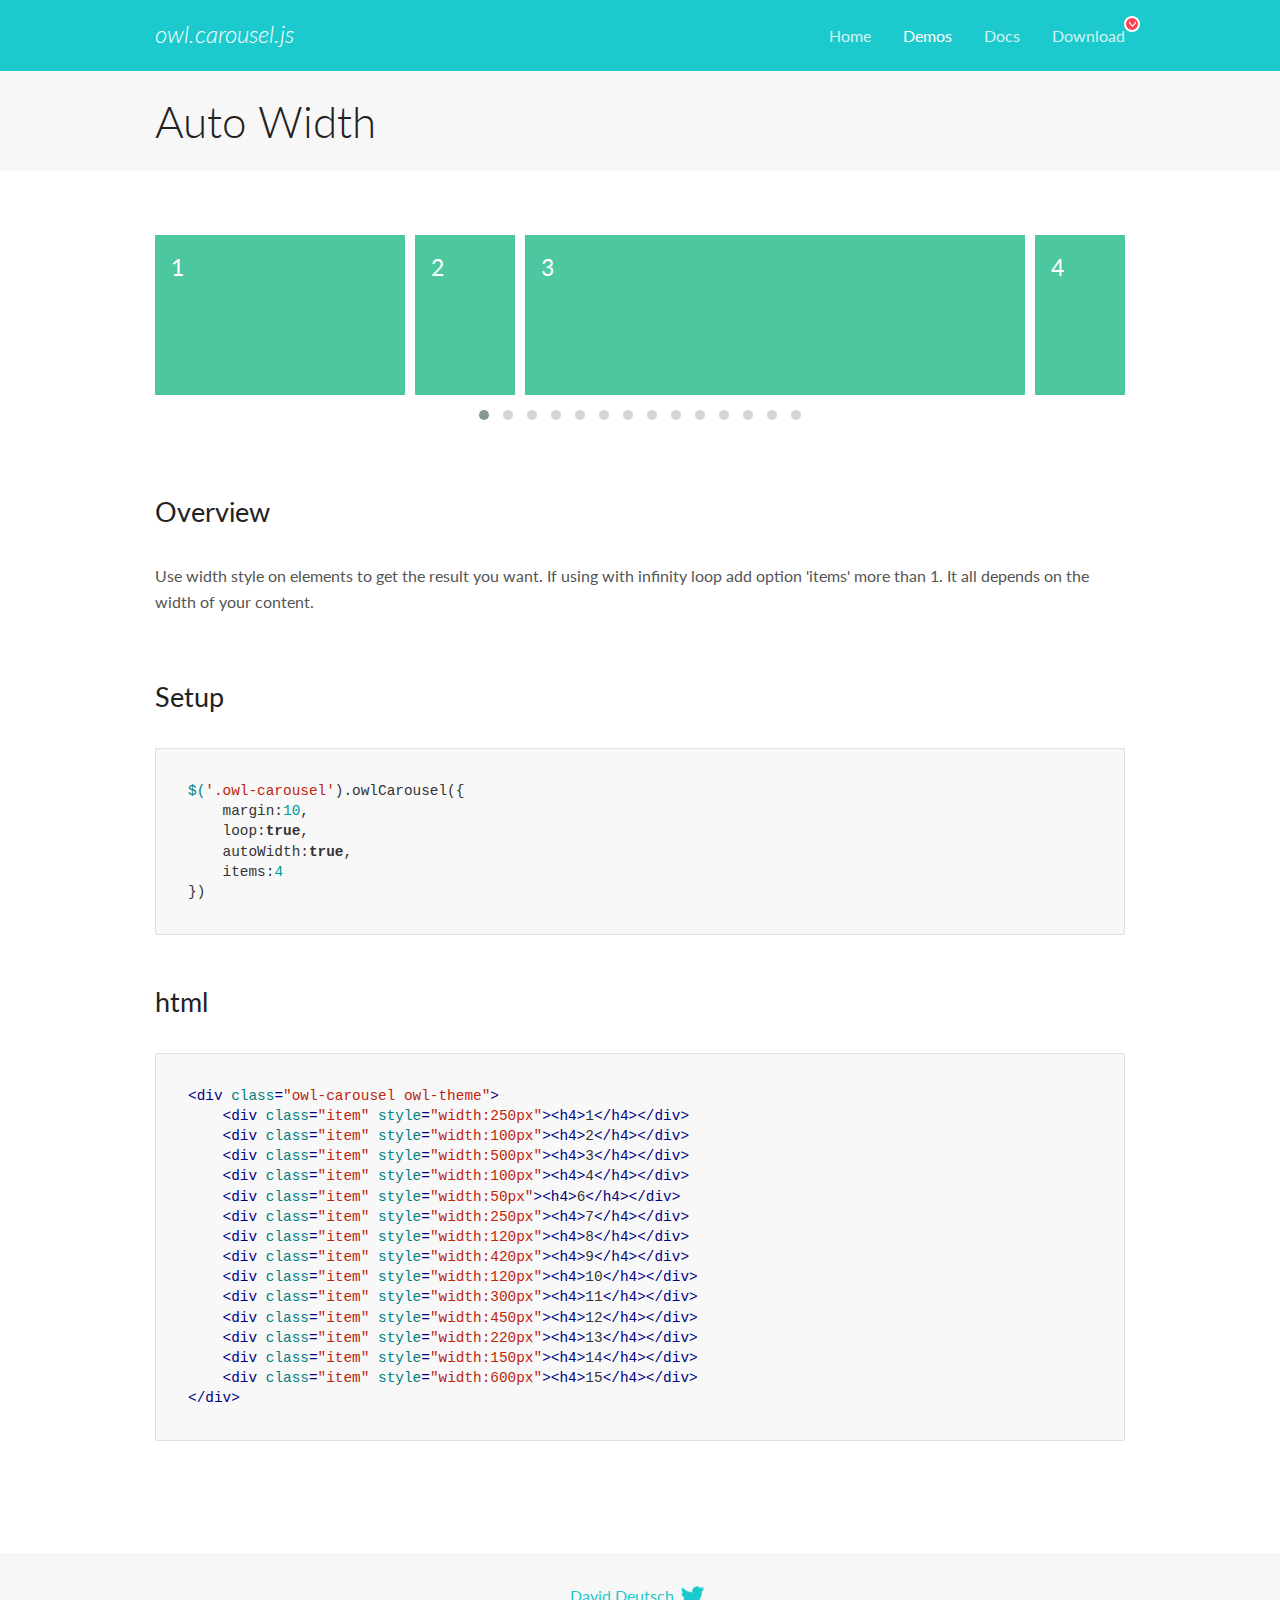
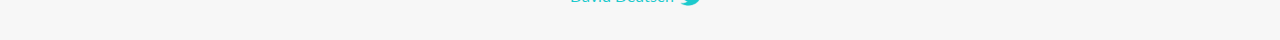
<file: OwlCarousel/docs/demos/autowidth.html>
<!DOCTYPE html>
<html lang="en">
  <head>

    <!-- head -->
    <meta charset="utf-8">
    <meta name="msapplication-tap-highlight" content="no" />
    <meta name="viewport" content="width=device-width, initial-scale=1.0" />
    <meta name="description" content="Auto Width">
    <meta name="author" content="David Deutsch">
    <title>
      Auto Width Demo | Owl Carousel | 2.3.4
    </title>

    <!-- Stylesheets -->
    <link href='https://fonts.googleapis.com/css?family=Lato:300,400,700,400italic,300italic' rel='stylesheet' type='text/css'>
    <link rel="stylesheet" href="../assets/css/docs.theme.min.css">

    <!-- Owl Stylesheets -->
    <link rel="stylesheet" href="../assets/owlcarousel/assets/owl.carousel.min.css">
    <link rel="stylesheet" href="../assets/owlcarousel/assets/owl.theme.default.min.css">

    <!-- HTML5 shim and Respond.js IE8 support of HTML5 elements and media queries -->

    <!--[if lt IE 9]>
      <script src="https://oss.maxcdn.com/libs/html5shiv/3.7.0/html5shiv.js"></script>
      <script src="https://oss.maxcdn.com/libs/respond.js/1.3.0/respond.min.js"></script>
    <![endif]-->

    <!-- Favicons -->
    <link rel="apple-touch-icon-precomposed" sizes="144x144" href="../assets/ico/apple-touch-icon-144-precomposed.png">
    <link rel="shortcut icon" href="../assets/ico/favicon.png">
    <link rel="shortcut icon" href="favicon.ico">

    <!-- Yeah i know js should not be in header. Its required for demos.-->

    <!-- javascript -->
    <script src="../assets/vendors/jquery.min.js"></script>
    <script src="../assets/owlcarousel/owl.carousel.js"></script>
  </head>
  <body>

    <!-- header -->
    <header class="header">
      <div class="row">
        <div class="large-12 columns">
          <div class="brand left">
            <h3>
              <a href="/OwlCarousel2/">owl.carousel.js</a> 
            </h3>
          </div>
          <a id="toggle-nav" class="right">
            <span></span> <span></span> <span></span> 
          </a> 
          <div class="nav-bar">
            <ul class="clearfix">
              <li> <a href="/OwlCarousel2/index.html">Home</a>  </li>
              <li class="active">
                <a href="/OwlCarousel2/demos/demos.html">Demos</a> 
              </li>
              <li> <a href="/OwlCarousel2/docs/started-welcome.html">Docs</a>  </li>
              <li>
                <a href="https://github.com/OwlCarousel2/OwlCarousel2/archive/2.3.4.zip">Download</a> 
                <span class="download"></span> 
              </li>
            </ul>
          </div>
        </div>
      </div>
    </header>

    <!-- title -->
    <section class="title">
      <div class="row">
        <div class="large-12 columns">
          <h1>Auto Width</h1>
        </div>
      </div>
    </section>

    <!--  Demos -->
    <section id="demos">
      <div class="row">
        <div class="large-12 columns">
          <div class="owl-carousel owl-theme">
            <div class="item" style="width:250px">
              <h4>1</h4>
            </div>
            <div class="item" style="width:100px">
              <h4>2</h4>
            </div>
            <div class="item" style="width:500px">
              <h4>3</h4>
            </div>
            <div class="item" style="width:100px">
              <h4>4</h4>
            </div>
            <div class="item" style="width:50px">
              <h4>6</h4>
            </div>
            <div class="item" style="width:250px">
              <h4>7</h4>
            </div>
            <div class="item" style="width:120px">
              <h4>8</h4>
            </div>
            <div class="item" style="width:420px">
              <h4>9</h4>
            </div>
            <div class="item" style="width:120px">
              <h4>10</h4>
            </div>
            <div class="item" style="width:300px">
              <h4>11</h4>
            </div>
            <div class="item" style="width:450px">
              <h4>12</h4>
            </div>
            <div class="item" style="width:220px">
              <h4>13</h4>
            </div>
            <div class="item" style="width:150px">
              <h4>14</h4>
            </div>
            <div class="item" style="width:600px">
              <h4>15</h4>
            </div>
          </div>
          <h3 id="overview">Overview</h3>
          <p>Use width style on elements to get the result you want. If using with infinity loop add option &#39;items&#39; more than 1. It all depends on the width of your content.</p>
          <h3 id="setup">Setup</h3>
          <pre><code>$(&#39;.owl-carousel&#39;).owlCarousel({
    margin:10,
    loop:true,
    autoWidth:true,
    items:4
})</code></pre>
          <h3 id="html">html</h3>
          <pre><code>&lt;div class=&quot;owl-carousel owl-theme&quot;&gt;
    &lt;div class=&quot;item&quot; style=&quot;width:250px&quot;&gt;&lt;h4&gt;1&lt;/h4&gt;&lt;/div&gt;
    &lt;div class=&quot;item&quot; style=&quot;width:100px&quot;&gt;&lt;h4&gt;2&lt;/h4&gt;&lt;/div&gt;
    &lt;div class=&quot;item&quot; style=&quot;width:500px&quot;&gt;&lt;h4&gt;3&lt;/h4&gt;&lt;/div&gt;
    &lt;div class=&quot;item&quot; style=&quot;width:100px&quot;&gt;&lt;h4&gt;4&lt;/h4&gt;&lt;/div&gt;
    &lt;div class=&quot;item&quot; style=&quot;width:50px&quot;&gt;&lt;h4&gt;6&lt;/h4&gt;&lt;/div&gt;
    &lt;div class=&quot;item&quot; style=&quot;width:250px&quot;&gt;&lt;h4&gt;7&lt;/h4&gt;&lt;/div&gt;
    &lt;div class=&quot;item&quot; style=&quot;width:120px&quot;&gt;&lt;h4&gt;8&lt;/h4&gt;&lt;/div&gt;
    &lt;div class=&quot;item&quot; style=&quot;width:420px&quot;&gt;&lt;h4&gt;9&lt;/h4&gt;&lt;/div&gt;
    &lt;div class=&quot;item&quot; style=&quot;width:120px&quot;&gt;&lt;h4&gt;10&lt;/h4&gt;&lt;/div&gt;
    &lt;div class=&quot;item&quot; style=&quot;width:300px&quot;&gt;&lt;h4&gt;11&lt;/h4&gt;&lt;/div&gt;
    &lt;div class=&quot;item&quot; style=&quot;width:450px&quot;&gt;&lt;h4&gt;12&lt;/h4&gt;&lt;/div&gt;
    &lt;div class=&quot;item&quot; style=&quot;width:220px&quot;&gt;&lt;h4&gt;13&lt;/h4&gt;&lt;/div&gt;
    &lt;div class=&quot;item&quot; style=&quot;width:150px&quot;&gt;&lt;h4&gt;14&lt;/h4&gt;&lt;/div&gt;
    &lt;div class=&quot;item&quot; style=&quot;width:600px&quot;&gt;&lt;h4&gt;15&lt;/h4&gt;&lt;/div&gt;
&lt;/div&gt;</code></pre>
          <script>
            $(document).ready(function() {
              $('.owl-carousel').owlCarousel({
                margin: 10,
                loop: true,
                autoWidth: true,
                items: 4
              })
            })
          </script>
        </div>
      </div>
    </section>

    <!-- footer -->
    <footer class="footer">
      <div class="row">
        <div class="large-12 columns">
          <h5>
            <a href="/OwlCarousel2/docs/support-contact.html">David Deutsch</a> 
            <a id="custom-tweet-button" href="https://twitter.com/share?url=https://github.com/OwlCarousel2/OwlCarousel2&text=Owl Carousel - This is so awesome! " target="_blank"></a> 
          </h5>
        </div>
      </div>
    </footer>

    <!-- vendors -->
    <script src="../assets/vendors/highlight.js"></script>
    <script src="../assets/js/app.js"></script>
  </body>
</html>
</file>
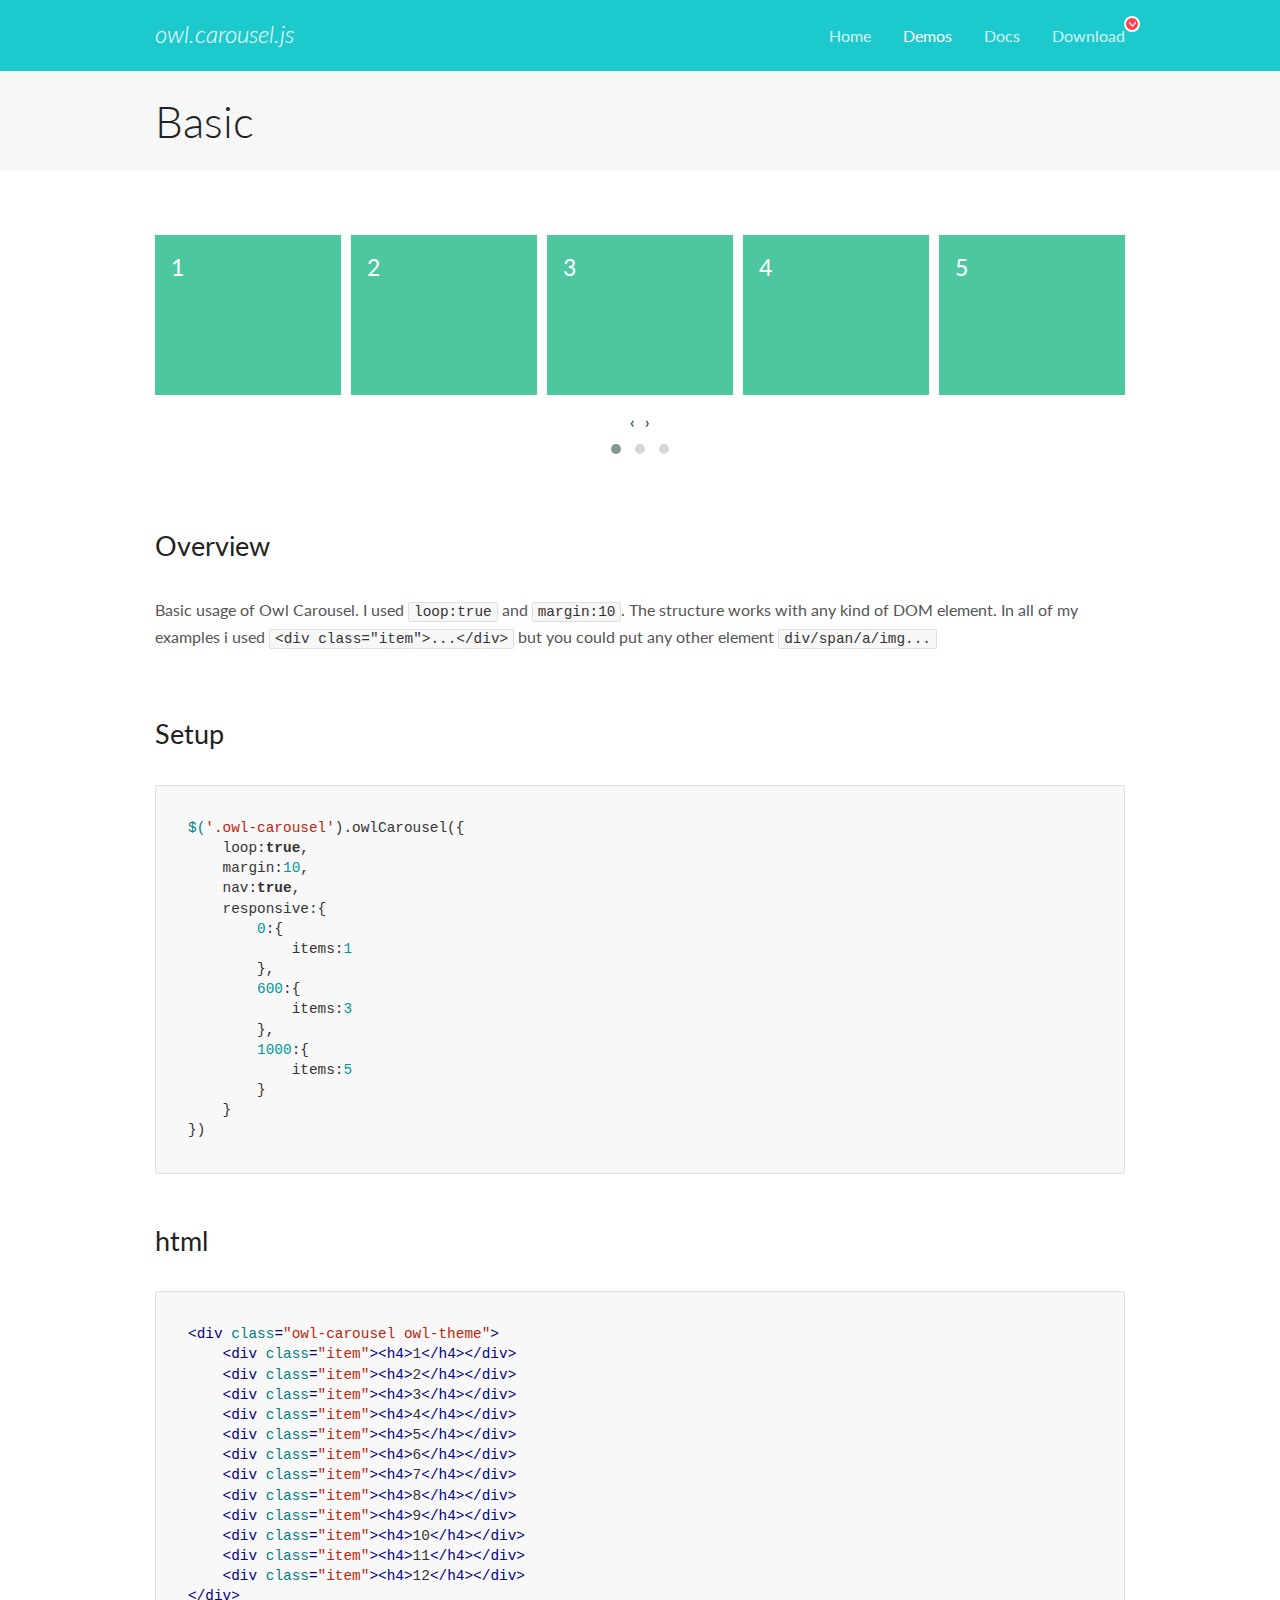
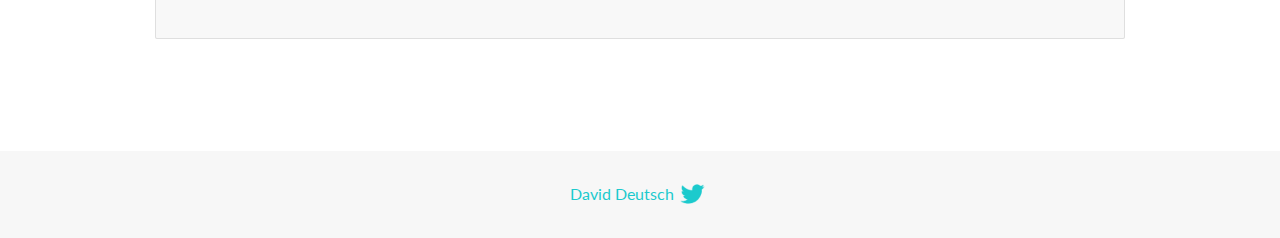
<file: OwlCarousel/docs/demos/basic.html>
<!DOCTYPE html>
<html lang="en">
  <head>

    <!-- head -->
    <meta charset="utf-8">
    <meta name="msapplication-tap-highlight" content="no" />
    <meta name="viewport" content="width=device-width, initial-scale=1.0" />
    <meta name="description" content="Basic usage demo">
    <meta name="author" content="David Deutsch">
    <title>
      Basic Demo | Owl Carousel | 2.3.4
    </title>

    <!-- Stylesheets -->
    <link href='https://fonts.googleapis.com/css?family=Lato:300,400,700,400italic,300italic' rel='stylesheet' type='text/css'>
    <link rel="stylesheet" href="../assets/css/docs.theme.min.css">

    <!-- Owl Stylesheets -->
    <link rel="stylesheet" href="../assets/owlcarousel/assets/owl.carousel.min.css">
    <link rel="stylesheet" href="../assets/owlcarousel/assets/owl.theme.default.min.css">

    <!-- HTML5 shim and Respond.js IE8 support of HTML5 elements and media queries -->

    <!--[if lt IE 9]>
      <script src="https://oss.maxcdn.com/libs/html5shiv/3.7.0/html5shiv.js"></script>
      <script src="https://oss.maxcdn.com/libs/respond.js/1.3.0/respond.min.js"></script>
    <![endif]-->

    <!-- Favicons -->
    <link rel="apple-touch-icon-precomposed" sizes="144x144" href="../assets/ico/apple-touch-icon-144-precomposed.png">
    <link rel="shortcut icon" href="../assets/ico/favicon.png">
    <link rel="shortcut icon" href="favicon.ico">

    <!-- Yeah i know js should not be in header. Its required for demos.-->

    <!-- javascript -->
    <script src="../assets/vendors/jquery.min.js"></script>
    <script src="../assets/owlcarousel/owl.carousel.js"></script>
  </head>
  <body>

    <!-- header -->
    <header class="header">
      <div class="row">
        <div class="large-12 columns">
          <div class="brand left">
            <h3>
              <a href="/OwlCarousel2/">owl.carousel.js</a> 
            </h3>
          </div>
          <a id="toggle-nav" class="right">
            <span></span> <span></span> <span></span> 
          </a> 
          <div class="nav-bar">
            <ul class="clearfix">
              <li> <a href="/OwlCarousel2/index.html">Home</a>  </li>
              <li class="active">
                <a href="/OwlCarousel2/demos/demos.html">Demos</a> 
              </li>
              <li> <a href="/OwlCarousel2/docs/started-welcome.html">Docs</a>  </li>
              <li>
                <a href="https://github.com/OwlCarousel2/OwlCarousel2/archive/2.3.4.zip">Download</a> 
                <span class="download"></span> 
              </li>
            </ul>
          </div>
        </div>
      </div>
    </header>

    <!-- title -->
    <section class="title">
      <div class="row">
        <div class="large-12 columns">
          <h1>Basic</h1>
        </div>
      </div>
    </section>

    <!--  Demos -->
    <section id="demos">
      <div class="row">
        <div class="large-12 columns">
          <div class="owl-carousel owl-theme">
            <div class="item">
              <h4>1</h4>
            </div>
            <div class="item">
              <h4>2</h4>
            </div>
            <div class="item">
              <h4>3</h4>
            </div>
            <div class="item">
              <h4>4</h4>
            </div>
            <div class="item">
              <h4>5</h4>
            </div>
            <div class="item">
              <h4>6</h4>
            </div>
            <div class="item">
              <h4>7</h4>
            </div>
            <div class="item">
              <h4>8</h4>
            </div>
            <div class="item">
              <h4>9</h4>
            </div>
            <div class="item">
              <h4>10</h4>
            </div>
            <div class="item">
              <h4>11</h4>
            </div>
            <div class="item">
              <h4>12</h4>
            </div>
          </div>
          <h3 id="overview">Overview</h3>
          <p>Basic usage of Owl Carousel. I used <code>loop:true</code> and <code>margin:10</code>. The structure works with any kind of DOM element. In all of my examples i used <code>&lt;div class=&quot;item&quot;&gt;...&lt;/div&gt;</code> but you could
            put any other element <code>div/span/a/img...</code></p>
          <h3 id="setup">Setup</h3>
          <pre><code>$(&#39;.owl-carousel&#39;).owlCarousel({
    loop:true,
    margin:10,
    nav:true,
    responsive:{
        0:{
            items:1
        },
        600:{
            items:3
        },
        1000:{
            items:5
        }
    }
})</code></pre>
          <h3 id="html">html</h3>
          <pre><code>&lt;div class=&quot;owl-carousel owl-theme&quot;&gt;
    &lt;div class=&quot;item&quot;&gt;&lt;h4&gt;1&lt;/h4&gt;&lt;/div&gt;
    &lt;div class=&quot;item&quot;&gt;&lt;h4&gt;2&lt;/h4&gt;&lt;/div&gt;
    &lt;div class=&quot;item&quot;&gt;&lt;h4&gt;3&lt;/h4&gt;&lt;/div&gt;
    &lt;div class=&quot;item&quot;&gt;&lt;h4&gt;4&lt;/h4&gt;&lt;/div&gt;
    &lt;div class=&quot;item&quot;&gt;&lt;h4&gt;5&lt;/h4&gt;&lt;/div&gt;
    &lt;div class=&quot;item&quot;&gt;&lt;h4&gt;6&lt;/h4&gt;&lt;/div&gt;
    &lt;div class=&quot;item&quot;&gt;&lt;h4&gt;7&lt;/h4&gt;&lt;/div&gt;
    &lt;div class=&quot;item&quot;&gt;&lt;h4&gt;8&lt;/h4&gt;&lt;/div&gt;
    &lt;div class=&quot;item&quot;&gt;&lt;h4&gt;9&lt;/h4&gt;&lt;/div&gt;
    &lt;div class=&quot;item&quot;&gt;&lt;h4&gt;10&lt;/h4&gt;&lt;/div&gt;
    &lt;div class=&quot;item&quot;&gt;&lt;h4&gt;11&lt;/h4&gt;&lt;/div&gt;
    &lt;div class=&quot;item&quot;&gt;&lt;h4&gt;12&lt;/h4&gt;&lt;/div&gt;
&lt;/div&gt;</code></pre>
          <script>
            $(document).ready(function() {
              var owl = $('.owl-carousel');
              owl.owlCarousel({
                margin: 10,
                nav: true,
                loop: true,
                responsive: {
                  0: {
                    items: 1
                  },
                  600: {
                    items: 3
                  },
                  1000: {
                    items: 5
                  }
                }
              })
            })
          </script>
        </div>
      </div>
    </section>

    <!-- footer -->
    <footer class="footer">
      <div class="row">
        <div class="large-12 columns">
          <h5>
            <a href="/OwlCarousel2/docs/support-contact.html">David Deutsch</a> 
            <a id="custom-tweet-button" href="https://twitter.com/share?url=https://github.com/OwlCarousel2/OwlCarousel2&text=Owl Carousel - This is so awesome! " target="_blank"></a> 
          </h5>
        </div>
      </div>
    </footer>

    <!-- vendors -->
    <script src="../assets/vendors/highlight.js"></script>
    <script src="../assets/js/app.js"></script>
  </body>
</html>
</file>
<file: css/style.css>
@import url(fonts.css);
@import url(predefine-classes.css);
nav {
    position: fixed !important;
    top: 0;
    left: 0;
    width: 100%;
    z-index: 1000;
    background-color: #e6f2f5;
}

.main-img {
    background-image: url('../images/homepage.png');
}

.footer-img {
    background-image: url('../images/footer-picture.png');
}

.home-page {
    padding-top: 100px;
}

.navbar-toggler:focus {
    outline: none;
    box-shadow: none;
    /* Optional: This removes any shadow effect */
}

.navbar-nav .nav-item.active .nav-link {
    border-bottom: 2px solid #000 !important;
    padding-bottom: 2px !important;
}

@media (max-width: 991.98px) {
    .card-home {
        width: 100% !important;
    }
}

@media (max-width: 576px) {
    .textleft {
        text-align: left !important;
    }
    .footer-logo {
        width: 80% !important;
    }
}

@media (max-width: 1200px) {
    .home-page {
        padding-top: 97px;
    }
}

@media (max-width: 991px) {
    .main-img {
        background-image: url('../images/home-page-mobile.png');
    }
    .footer-img {
        background-image: url('../images/footer-picture-mobile.png');
    }
}
</file>
